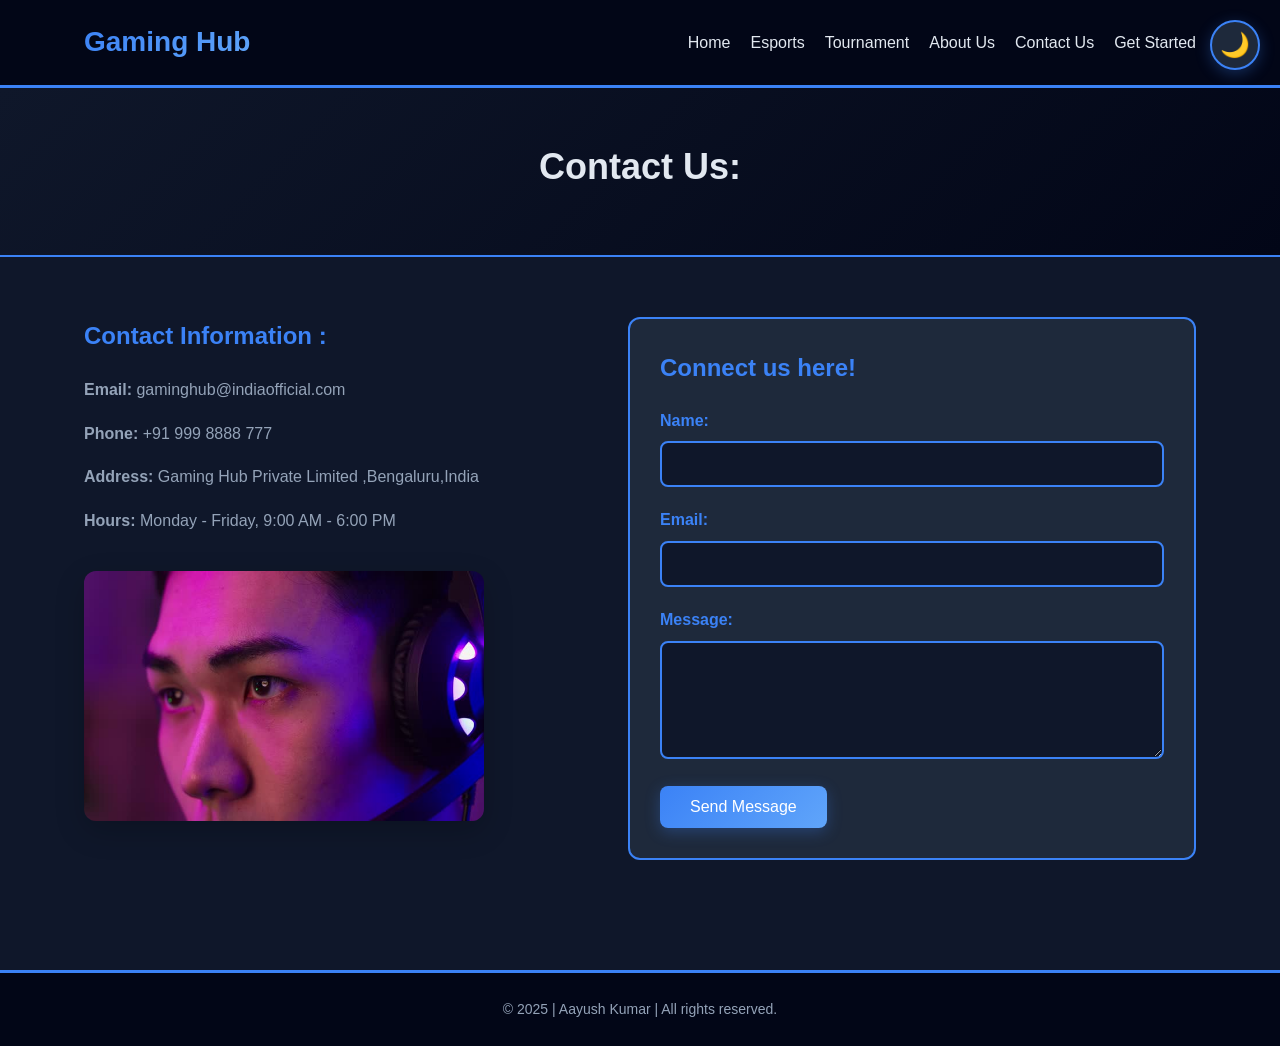
<file: contact.html>
<!DOCTYPE html>
<html lang="en">

<head>
    <meta charset="UTF-8">
    <meta name="viewport" content="width=device-width, initial-scale=1.0">
    <title>Gaming Hub - Contact Us</title>
    <link rel="stylesheet" href="style.css">
</head>

<body>
    <header>
        <div class="container">
            <h1>Gaming Hub</h1>
            <nav>
                <ul>
                    <li><a href="index.html">Home</a></li>
                    <li><a href="esports.html">Esports</a></li>
                    <li><a href="tournament.html">Tournament</a></li>
                    <li><a href="about.html">About Us</a></li>
                    <li><a href="contact.html">Contact Us</a></li>
                    <li><a href="register.html">Get Started</a></li>
                </ul>
            </nav>
        </div>
    </header>

    <main>
        <section class="page-header">
            <div class="container">
                <h2>Contact Us:</h2>

            </div>
        </section>

        <section class="contact-content">
            <div class="container">
                <div class="contact-wrapper">
                    <div class="contact-info">
                        <h3>Contact Information :</h3>
                        <p><strong>Email:</strong> gaminghub@indiaofficial.com</p>
                        <p><strong>Phone:</strong> +91 999 8888 777</p>
                        <p><strong>Address:</strong> Gaming Hub Private Limited ,Bengaluru,India</p>
                        <p><strong>Hours:</strong> Monday - Friday, 9:00 AM - 6:00 PM</p>
                        <img src="istockphoto-1395742199-640x640.jpg" alt="Contact">
                    </div>

                    <div class="contact-form">
                        <h3>Connect us here!</h3>
                        <form>
                            <div class="form-group">
                                <label for="name">Name:</label>
                                <input type="text" id="name" name="name" required>
                            </div>
                            <div class="form-group">
                                <label for="email">Email:</label>
                                <input type="email" id="email" name="email" required>
                            </div>
                            <div class="form-group">
                                <label for="message">Message:</label>
                                <textarea id="message" name="message" rows="5" required></textarea>
                            </div>
                            <button type="submit" class="btn">Send Message</button>
                        </form>
                    </div>
                </div>
            </div>
        </section>
    </main>

    <footer>
        <div class="container">
            <p>&copy; 2025 | Aayush Kumar | All rights reserved.</p>
        </div>
    </footer>
    <script src="script.js"></script>
</body>

</html>
</file>
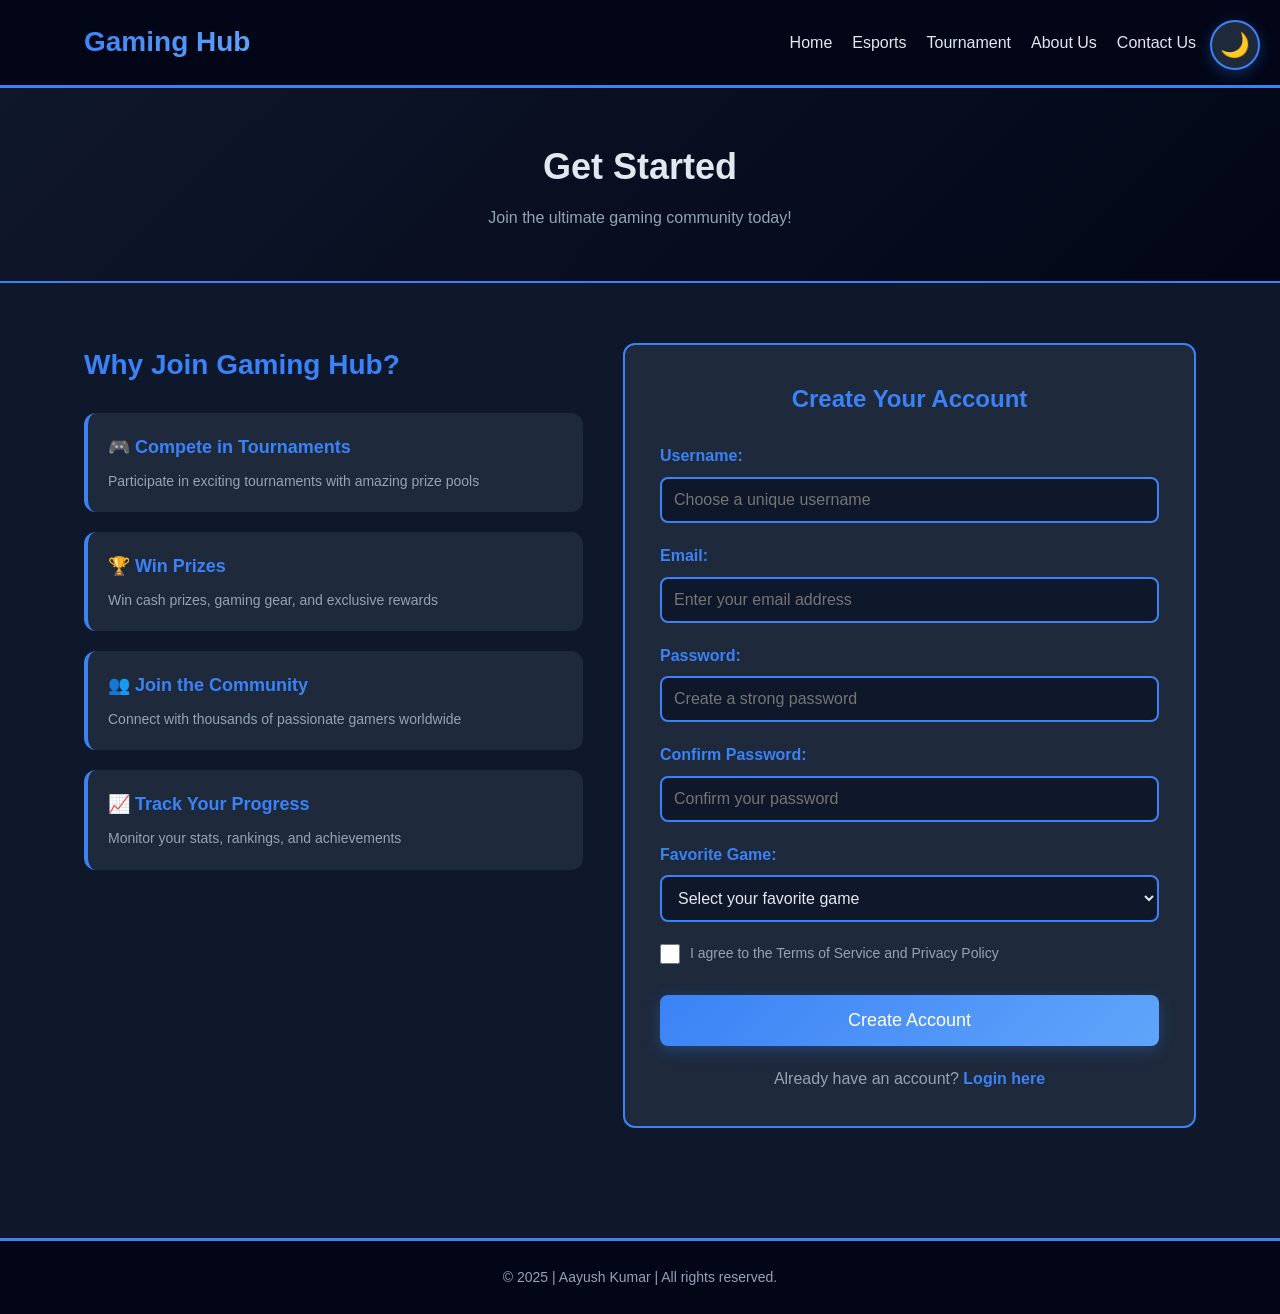
<file: register.html>
<!DOCTYPE html>
<html lang="en">

<head>
    <meta charset="UTF-8">
    <meta name="viewport" content="width=device-width, initial-scale=1.0">
    <title>Gaming Hub - Get Started</title>
    <link rel="stylesheet" href="style.css">
</head>

<body>
    <header>
        <div class="container">
            <h1>Gaming Hub</h1>
            <nav>
                <ul>
                    <li><a href="index.html">Home</a></li>
                    <li><a href="esports.html">Esports</a></li>
                    <li><a href="tournament.html">Tournament</a></li>
                    <li><a href="about.html">About Us</a></li>
                    <li><a href="contact.html">Contact Us</a></li>
                </ul>
            </nav>
        </div>
    </header>

    <main>
        <section class="page-header">
            <div class="container">
                <h2>Get Started</h2>
                <p>Join the ultimate gaming community today!</p>
            </div>
        </section>

        <section class="register-content">
            <div class="container">
                <div class="register-wrapper">
                    <div class="register-info">
                        <h3>Why Join Gaming Hub?</h3>
                        <div class="benefits-list">
                            <div class="benefit-item">
                                <h4>🎮 Compete in Tournaments</h4>
                                <p>Participate in exciting tournaments with amazing prize pools</p>
                            </div>
                            <div class="benefit-item">
                                <h4>🏆 Win Prizes</h4>
                                <p>Win cash prizes, gaming gear, and exclusive rewards</p>
                            </div>
                            <div class="benefit-item">
                                <h4>👥 Join the Community</h4>
                                <p>Connect with thousands of passionate gamers worldwide</p>
                            </div>
                            <div class="benefit-item">
                                <h4>📈 Track Your Progress</h4>
                                <p>Monitor your stats, rankings, and achievements</p>
                            </div>
                        </div>
                    </div>

                    <div class="register-form">
                        <h3>Create Your Account</h3>
                        <form>
                            <div class="form-group">
                                <label for="username">Username:</label>
                                <input type="text" id="username" name="username" placeholder="Choose a unique username"
                                    required>
                            </div>
                            <div class="form-group">
                                <label for="email">Email:</label>
                                <input type="email" id="email" name="email" placeholder="Enter your email address"
                                    required>
                            </div>
                            <div class="form-group">
                                <label for="password">Password:</label>
                                <input type="password" id="password" name="password"
                                    placeholder="Create a strong password" required>
                            </div>
                            <div class="form-group">
                                <label for="confirm-password">Confirm Password:</label>
                                <input type="password" id="confirm-password" name="confirm-password"
                                    placeholder="Confirm your password" required>
                            </div>
                            <div class="form-group">
                                <label for="game">Favorite Game:</label>
                                <select id="game" name="game">
                                    <option value="">Select your favorite game</option>
                                    <option value="pubg">PUBG</option>
                                    <option value="valorant">Valorant</option>
                                    <option value="csgo">CS:GO</option>
                                    <option value="fortnite">Fortnite</option>
                                    <option value="cod">Call of Duty</option>
                                    <option value="other">Other</option>
                                </select>
                            </div>
                            <div class="form-group checkbox-group">
                                <input type="checkbox" id="terms" name="terms" required>
                                <label for="terms">I agree to the Terms of Service and Privacy Policy</label>
                            </div>
                            <button type="submit" class="btn btn-full">Create Account</button>
                        </form>
                        <p class="login-link">Already have an account? <a href="#">Login here</a></p>
                    </div>
                </div>
            </div>
        </section>
    </main>

    <footer>
        <div class="container">
            <p>&copy; 2025 | Aayush Kumar | All rights reserved.</p>
        </div>
    </footer>
    <script src="script.js"></script>
</body>

</html>
</file>
<file: style.css>
/* CSS Variables for theme colors */
:root {
    --primary: #3b82f6;
    --primary-hover: #60a5fa;
    --bg-dark: #0f172a;
    --bg-darker: #020617;
    --bg-card: #1e293b;
    --text-light: #e2e8f0;
    --text-muted: #94a3b8;
    --transition: all 0.3s ease;
}

/* Light mode variables */
body.light-mode {
    --bg-dark: #f1f5f9;
    --bg-darker: #e2e8f0;
    --bg-card: #ffffff;
    --text-light: #1e293b;
    --text-muted: #475569;
}

* {
    margin: 0;
    padding: 0;
    box-sizing: border-box;
}

body {
    font-family: 'Segoe UI', Arial, sans-serif;
    line-height: 1.6;
    color: var(--text-light);
    background-color: var(--bg-dark);
    transition: var(--transition);
}

/* Theme Toggle Button */
#theme-toggle {
    position: fixed;
    top: 20px;
    right: 20px;
    z-index: 1000;
    width: 50px;
    height: 50px;
    border-radius: 50%;
    border: 2px solid var(--primary);
    background: var(--bg-card);
    cursor: pointer;
    font-size: 24px;
    display: flex;
    align-items: center;
    justify-content: center;
    box-shadow: 0 4px 15px rgba(59, 130, 246, 0.3);
    transition: var(--transition);
}

#theme-toggle:hover {
    transform: scale(1.1) rotate(15deg);
    box-shadow: 0 6px 20px rgba(59, 130, 246, 0.5);
}

.container {
    width: 90%;
    max-width: 1200px;
    margin: 0 auto;
    padding: 0 20px;
}

header {
    background-color: var(--bg-darker);
    color: var(--text-light);
    padding: 20px 0;
    border-bottom: 3px solid var(--primary);
    transition: var(--transition);
}

header .container {
    display: flex;
    justify-content: space-between;
    align-items: center;
}

header h1 {
    font-size: 28px;
    background: linear-gradient(135deg, var(--primary), var(--primary-hover));
    -webkit-background-clip: text;
    -webkit-text-fill-color: transparent;
    background-clip: text;
}

nav ul {
    list-style: none;
    display: flex;
    gap: 20px;
}

nav a {
    color: var(--text-light);
    text-decoration: none;
    font-size: 16px;
    transition: var(--transition);
    position: relative;
}

nav a::after {
    content: '';
    position: absolute;
    bottom: -5px;
    left: 0;
    width: 0;
    height: 2px;
    background: var(--primary);
    transition: var(--transition);
}

nav a:hover::after {
    width: 100%;
}

nav a:hover {
    color: var(--primary);
}

.hero {
    background: linear-gradient(135deg, var(--bg-dark) 0%, var(--bg-darker) 100%);
    color: var(--text-light);
    padding: 80px 0;
    text-align: center;
    border-bottom: 2px solid var(--primary);
    transition: var(--transition);
}

.hero h2 {
    font-size: 36px;
    margin-bottom: 15px;
}

.hero p {
    font-size: 18px;
    margin-bottom: 25px;
    color: var(--text-muted);
}

.btn {
    display: inline-block;
    background: linear-gradient(135deg, var(--primary), var(--primary-hover));
    color: white;
    padding: 12px 30px;
    text-decoration: none;
    border-radius: 8px;
    font-size: 16px;
    border: none;
    cursor: pointer;
    transition: var(--transition);
    box-shadow: 0 4px 15px rgba(59, 130, 246, 0.3);
}

.btn:hover {
    transform: translateY(-3px) scale(1.02);
    box-shadow: 0 8px 25px rgba(59, 130, 246, 0.5);
}

.features {
    padding: 60px 0;
    background-color: var(--bg-dark);
    transition: var(--transition);
}

.features h2 {
    text-align: center;
    font-size: 32px;
    margin-bottom: 40px;
    color: var(--primary);
}

.games {
    display: flex;
    gap: 30px;
    flex-wrap: wrap;
    justify-content: center;
}

.game-card {
    background-color: var(--bg-card);
    border: 2px solid var(--primary);
    border-radius: 12px;
    padding: 20px;
    width: 300px;
    text-align: center;
    transition: var(--transition);
    box-shadow: 0 4px 20px rgba(0, 0, 0, 0.1);
}

.game-card:hover {
    transform: translateY(-10px);
    box-shadow: 0 15px 40px rgba(59, 130, 246, 0.2);
}

.game-card img {
    width: 100%;
    height: 200px;
    object-fit: cover;
    border-radius: 8px;
    margin-bottom: 15px;
    transition: var(--transition);
}

.game-card:hover img {
    transform: scale(1.05);
}

.game-card h3 {
    color: var(--primary);
    margin-bottom: 10px;
}

.game-card p {
    color: var(--text-muted);
}

.news {
    padding: 60px 0;
    background-color: var(--bg-darker);
    transition: var(--transition);
}

.news h2 {
    text-align: center;
    font-size: 32px;
    margin-bottom: 40px;
    color: var(--primary);
}

.news-item {
    background-color: var(--bg-card);
    padding: 25px;
    margin-bottom: 20px;
    border-left: 4px solid var(--primary);
    border-radius: 0 8px 8px 0;
    transition: var(--transition);
}

.news-item:hover {
    transform: translateX(10px);
    box-shadow: 0 5px 20px rgba(59, 130, 246, 0.15);
}

.news-item h3 {
    color: var(--primary);
    margin-bottom: 10px;
}

.news-item p {
    color: var(--text-muted);
}

.page-header {
    background: linear-gradient(135deg, var(--bg-dark) 0%, var(--bg-darker) 100%);
    color: var(--text-light);
    padding: 50px 0;
    text-align: center;
    border-bottom: 2px solid var(--primary);
    transition: var(--transition);
}

.page-header h2 {
    font-size: 36px;
    margin-bottom: 10px;
}

.page-header p {
    color: var(--text-muted);
}

.esports-content {
    padding: 60px 0;
    background-color: var(--bg-dark);
    transition: var(--transition);
}

.esports-info {
    display: flex;
    gap: 30px;
    margin-bottom: 50px;
    align-items: center;
}

.esports-info img {
    width: 400px;
    height: 300px;
    object-fit: cover;
    border-radius: 12px;
    box-shadow: 0 10px 30px rgba(0, 0, 0, 0.2);
}

.info-text h3 {
    color: var(--primary);
    font-size: 24px;
    margin-bottom: 15px;
}

.info-text p {
    margin-bottom: 15px;
    line-height: 1.8;
    color: var(--text-muted);
}

.teams h3 {
    text-align: center;
    font-size: 28px;
    margin-bottom: 30px;
    color: var(--primary);
}

.team-list {
    display: flex;
    gap: 25px;
    justify-content: center;
    flex-wrap: wrap;
}

.team-card {
    background-color: var(--bg-card);
    padding: 20px;
    border-radius: 12px;
    text-align: center;
    width: 250px;
    border: 2px solid var(--primary);
    transition: var(--transition);
}

.team-card:hover {
    transform: translateY(-8px);
    box-shadow: 0 15px 40px rgba(59, 130, 246, 0.2);
}

.team-card img {
    width: 100%;
    height: 180px;
    object-fit: cover;
    border-radius: 8px;
    margin-bottom: 15px;
}

.team-card h4 {
    color: var(--primary);
    margin-bottom: 8px;
}

.team-card p {
    color: var(--text-muted);
}

.cta-section {
    text-align: center;
    padding: 40px 0;
    background-color: var(--bg-card);
    margin-top: 50px;
    border-radius: 12px;
    border: 2px solid var(--primary);
    transition: var(--transition);
}

.cta-section h3 {
    font-size: 24px;
    margin-bottom: 15px;
    color: var(--primary);
}

.cta-section p {
    color: var(--text-muted);
    margin-bottom: 20px;
}

.tournament-content {
    padding: 60px 0;
    background-color: var(--bg-dark);
    transition: var(--transition);
}

.tournament-list {
    display: flex;
    gap: 30px;
    flex-wrap: wrap;
    justify-content: center;
    margin-bottom: 50px;
}

.tournament-card {
    background-color: var(--bg-card);
    border: 2px solid var(--primary);
    border-radius: 12px;
    padding: 25px;
    width: 320px;
    transition: var(--transition);
}

.tournament-card:hover {
    transform: translateY(-8px);
    box-shadow: 0 15px 40px rgba(59, 130, 246, 0.2);
}

.tournament-card img {
    width: 100%;
    height: 180px;
    object-fit: cover;
    border-radius: 8px;
    margin-bottom: 15px;
}

.tournament-card h3 {
    color: var(--primary);
    margin-bottom: 15px;
}

.tournament-card p {
    margin-bottom: 10px;
    color: var(--text-muted);
}

.rules-section {
    background-color: var(--bg-card);
    padding: 30px;
    border-radius: 12px;
    max-width: 800px;
    margin: 0 auto;
    border: 2px solid var(--primary);
    transition: var(--transition);
}

.rules-section h3 {
    color: var(--primary);
    font-size: 24px;
    margin-bottom: 20px;
}

.rules-section ul {
    list-style-position: inside;
    line-height: 2;
    color: var(--text-muted);
}

.rules-section li {
    margin-bottom: 10px;
}

.about-content {
    padding: 60px 0;
    background-color: var(--bg-dark);
    transition: var(--transition);
}

.about-section {
    display: flex;
    gap: 30px;
    margin-bottom: 50px;
    align-items: center;
}

.about-section img {
    width: 400px;
    height: 300px;
    object-fit: cover;
    border-radius: 12px;
    box-shadow: 0 10px 30px rgba(0, 0, 0, 0.2);
}

.about-text h3 {
    color: var(--primary);
    font-size: 24px;
    margin-bottom: 15px;
}

.about-text p {
    margin-bottom: 15px;
    line-height: 1.8;
    color: var(--text-muted);
}

.mission-section {
    background-color: var(--bg-card);
    padding: 30px;
    border-radius: 12px;
    margin-bottom: 50px;
    text-align: center;
    border: 2px solid var(--primary);
    transition: var(--transition);
}

.mission-section h3 {
    color: var(--primary);
    font-size: 24px;
    margin-bottom: 15px;
}

.mission-section p {
    color: var(--text-muted);
}

.values h3 {
    text-align: center;
    font-size: 28px;
    margin-bottom: 30px;
    color: var(--primary);
}

.values-list {
    display: flex;
    gap: 25px;
    justify-content: center;
    flex-wrap: wrap;
}

.value-item {
    background-color: var(--bg-card);
    padding: 25px;
    border-radius: 12px;
    width: 280px;
    text-align: center;
    border: 2px solid var(--primary);
    transition: var(--transition);
}

.value-item:hover {
    transform: translateY(-8px);
    box-shadow: 0 15px 40px rgba(59, 130, 246, 0.2);
}

.value-item h4 {
    color: var(--primary);
    margin-bottom: 10px;
    font-size: 20px;
}

.value-item p {
    color: var(--text-muted);
}

.contact-content {
    padding: 60px 0;
    background-color: var(--bg-dark);
    transition: var(--transition);
}

.contact-wrapper {
    display: flex;
    gap: 40px;
    flex-wrap: wrap;
}

.contact-info {
    flex: 1;
    min-width: 300px;
}

.contact-info h3 {
    color: var(--primary);
    font-size: 24px;
    margin-bottom: 20px;
}

.contact-info p {
    margin-bottom: 15px;
    line-height: 1.8;
    color: var(--text-muted);
}

.contact-info img {
    width: 100%;
    max-width: 400px;
    height: 250px;
    object-fit: cover;
    border-radius: 12px;
    margin-top: 20px;
    box-shadow: 0 10px 30px rgba(0, 0, 0, 0.2);
}

.contact-form {
    flex: 1;
    min-width: 300px;
    background-color: var(--bg-card);
    padding: 30px;
    border-radius: 12px;
    border: 2px solid var(--primary);
    transition: var(--transition);
}

.contact-form h3 {
    color: var(--primary);
    font-size: 24px;
    margin-bottom: 20px;
}

.form-group {
    margin-bottom: 20px;
}

.form-group label {
    display: block;
    margin-bottom: 8px;
    color: var(--primary);
    font-weight: bold;
}

.form-group input,
.form-group textarea {
    width: 100%;
    padding: 12px;
    border: 2px solid var(--primary);
    border-radius: 8px;
    font-size: 16px;
    font-family: 'Segoe UI', Arial, sans-serif;
    background-color: var(--bg-dark);
    color: var(--text-light);
    transition: var(--transition);
}

.form-group input:focus,
.form-group textarea:focus {
    outline: none;
    box-shadow: 0 0 0 3px rgba(59, 130, 246, 0.3);
}

.form-group textarea {
    resize: vertical;
}

footer {
    background-color: var(--bg-darker);
    color: var(--text-light);
    text-align: center;
    padding: 25px 0;
    margin-top: 50px;
    border-top: 3px solid var(--primary);
    transition: var(--transition);
}

footer p {
    font-size: 14px;
    color: var(--text-muted);
}

/* Registration Page Styles */
.register-content {
    padding: 60px 0;
    background-color: var(--bg-dark);
    transition: var(--transition);
}

.register-wrapper {
    display: flex;
    gap: 40px;
    flex-wrap: wrap;
    align-items: flex-start;
}

.register-info {
    flex: 1;
    min-width: 300px;
}

.register-info h3 {
    color: var(--primary);
    font-size: 28px;
    margin-bottom: 25px;
}

.benefits-list {
    display: flex;
    flex-direction: column;
    gap: 20px;
}

.benefit-item {
    background-color: var(--bg-card);
    padding: 20px;
    border-radius: 12px;
    border-left: 4px solid var(--primary);
    transition: var(--transition);
}

.benefit-item:hover {
    transform: translateX(10px);
    box-shadow: 0 5px 20px rgba(59, 130, 246, 0.15);
}

.benefit-item h4 {
    color: var(--primary);
    font-size: 18px;
    margin-bottom: 8px;
}

.benefit-item p {
    color: var(--text-muted);
    font-size: 14px;
}

.register-form {
    flex: 1;
    min-width: 350px;
    background-color: var(--bg-card);
    padding: 35px;
    border-radius: 12px;
    border: 2px solid var(--primary);
    transition: var(--transition);
}

.register-form h3 {
    color: var(--primary);
    font-size: 24px;
    margin-bottom: 25px;
    text-align: center;
}

.form-group select {
    width: 100%;
    padding: 12px;
    border: 2px solid var(--primary);
    border-radius: 8px;
    font-size: 16px;
    font-family: 'Segoe UI', Arial, sans-serif;
    background-color: var(--bg-dark);
    color: var(--text-light);
    transition: var(--transition);
    cursor: pointer;
}

.form-group select:focus {
    outline: none;
    box-shadow: 0 0 0 3px rgba(59, 130, 246, 0.3);
}

.checkbox-group {
    display: flex;
    align-items: center;
    gap: 10px;
}

.checkbox-group input[type="checkbox"] {
    width: 20px;
    height: 20px;
    accent-color: var(--primary);
    cursor: pointer;
}

.checkbox-group label {
    color: var(--text-muted);
    font-size: 14px;
    font-weight: normal;
    margin-bottom: 0;
}

.btn-full {
    width: 100%;
    padding: 15px;
    font-size: 18px;
    margin-top: 10px;
}

.login-link {
    text-align: center;
    margin-top: 20px;
    color: var(--text-muted);
}

.login-link a {
    color: var(--primary);
    text-decoration: none;
    font-weight: bold;
    transition: var(--transition);
}

.login-link a:hover {
    color: var(--primary-hover);
    text-decoration: underline;
}
</file>
